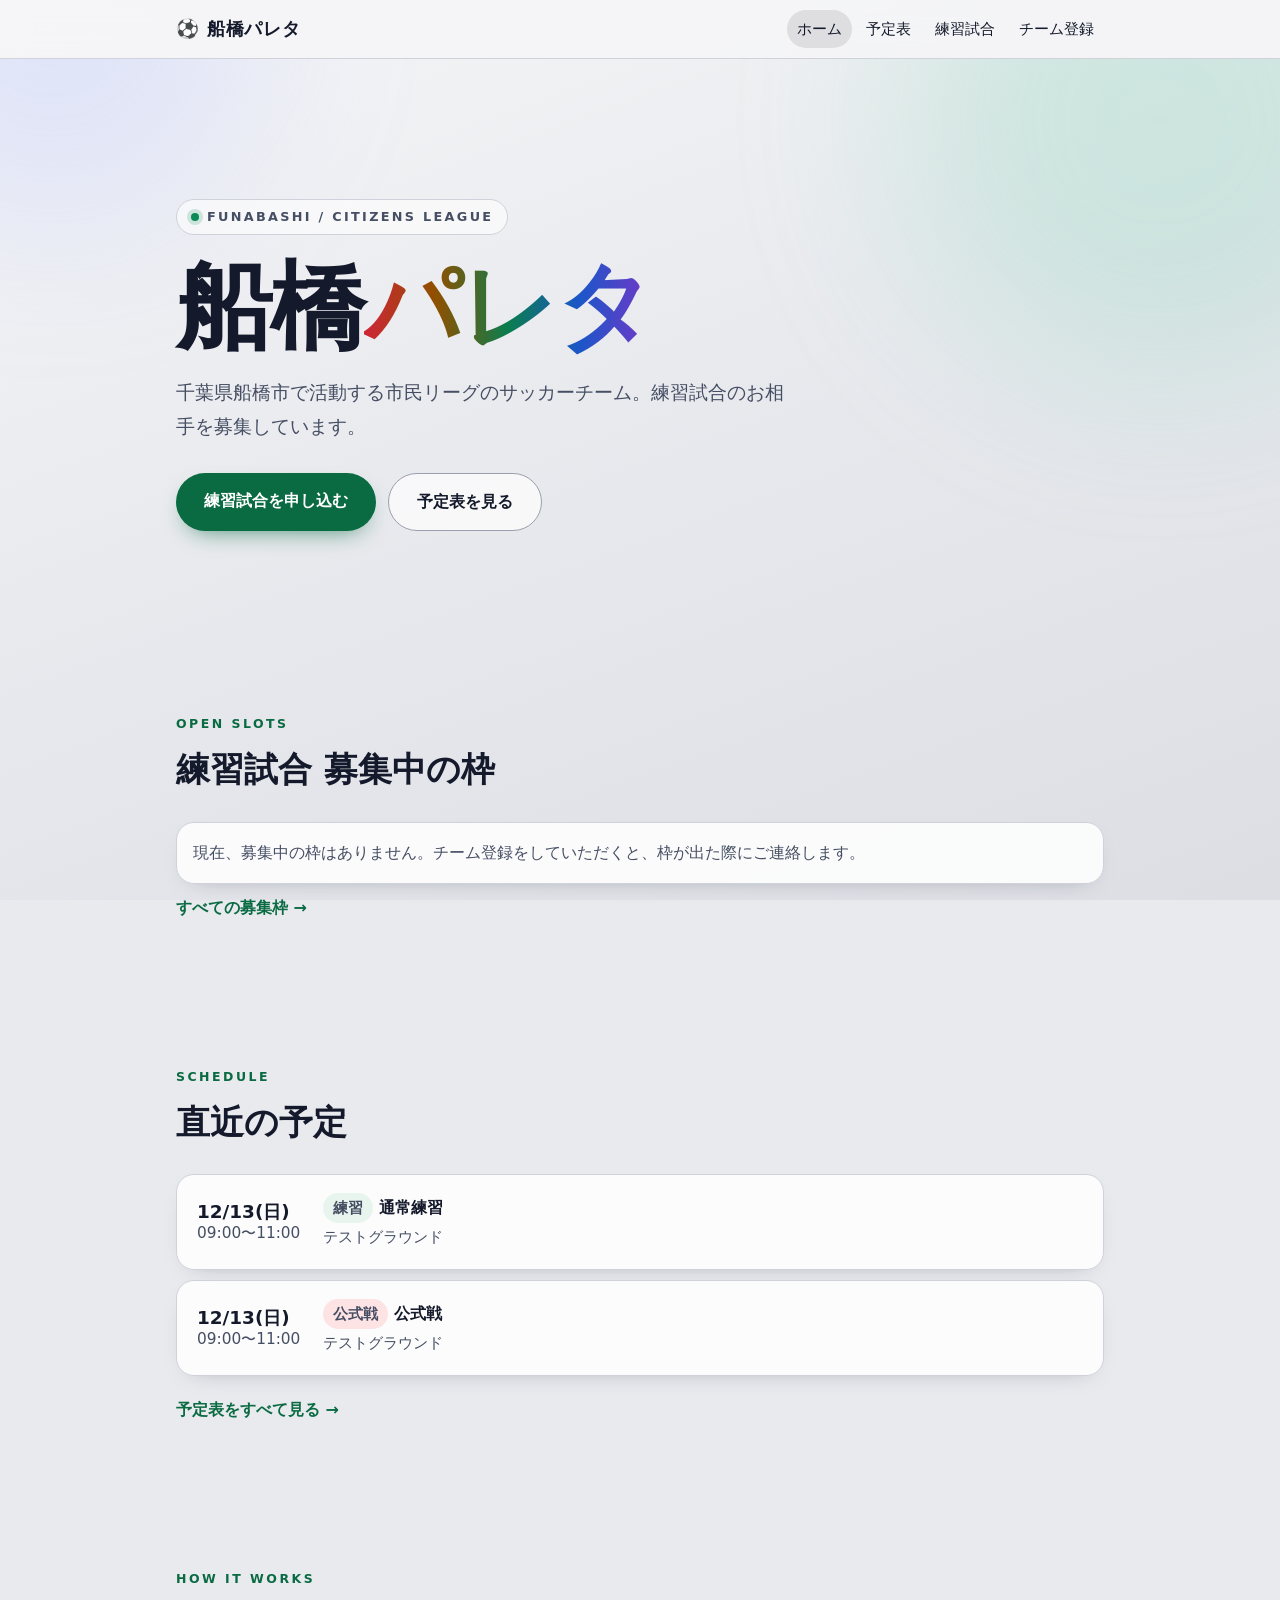
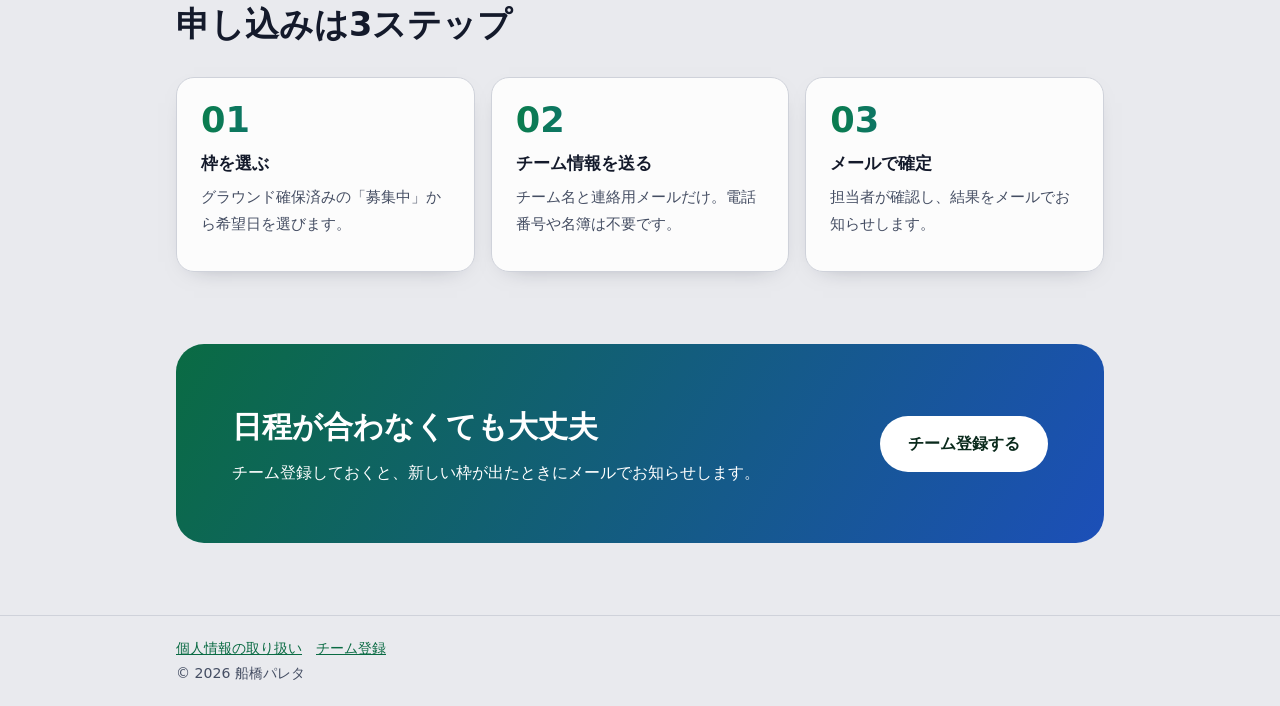
<file: index.html>
<!doctype html>
<html lang="ja">
<head>
<meta charset="utf-8">
<meta name="viewport" content="width=device-width,initial-scale=1">
<title>ホーム｜船橋パレタ</title>
<meta name="description" content="船橋市の市民リーグチーム「船橋パレタ」の公式サイト。練習予定と練習試合の募集を掲載しています。">
<link rel="stylesheet" href="assets/style.css?v=3">
<link rel="stylesheet" href="assets/home.css?v=3">
</head>
<body class="home">
<section class="h-hero"><div class="wrap">
  <div class="eyebrow"><i></i>FUNABASHI / CITIZENS LEAGUE</div>
  <h1>船橋<em>パレタ</em></h1>
  <p class="sub">千葉県船橋市で活動する市民リーグのサッカーチーム。練習試合のお相手を募集しています。</p>
  <div class="cta">
    <a class="btn" href="matching.html">練習試合を申し込む</a>
    <a class="btn ghost" href="schedule.html">予定表を見る</a>
  </div>
</div></section>
<div class="wrap">
  <section class="h-sec">
    <div class="label">OPEN SLOTS</div>
    <h2>練習試合 募集中の枠</h2>
    <div data-matches data-limit="3"><div class="empty">読み込み中…</div></div>
    <a class="more" href="matching.html">すべての募集枠 →</a>
  </section>
  <section class="h-sec">
    <div class="label">SCHEDULE</div>
    <h2>直近の予定</h2>
    <div data-schedule data-limit="3"><div class="empty">読み込み中…</div></div>
    <a class="more" href="schedule.html">予定表をすべて見る →</a>
  </section>
  <section class="h-sec">
    <div class="label">HOW IT WORKS</div>
    <h2>申し込みは3ステップ</h2>
    <div class="grid steps">
      <div class="card"><h3>枠を選ぶ</h3><p>グラウンド確保済みの「募集中」から希望日を選びます。</p></div>
      <div class="card"><h3>チーム情報を送る</h3><p>チーム名と連絡用メールだけ。電話番号や名簿は不要です。</p></div>
      <div class="card"><h3>メールで確定</h3><p>担当者が確認し、結果をメールでお知らせします。</p></div>
    </div>
  </section>
  <section class="band">
    <div><h2>日程が合わなくても大丈夫</h2><p>チーム登録しておくと、新しい枠が出たときにメールでお知らせします。</p></div>
    <a class="btn" href="register.html">チーム登録する</a>
  </section>
</div>
<script src="assets/config.js?v=3"></script>
<script src="assets/app.js?v=3"></script>
</body>
</html>
</file>
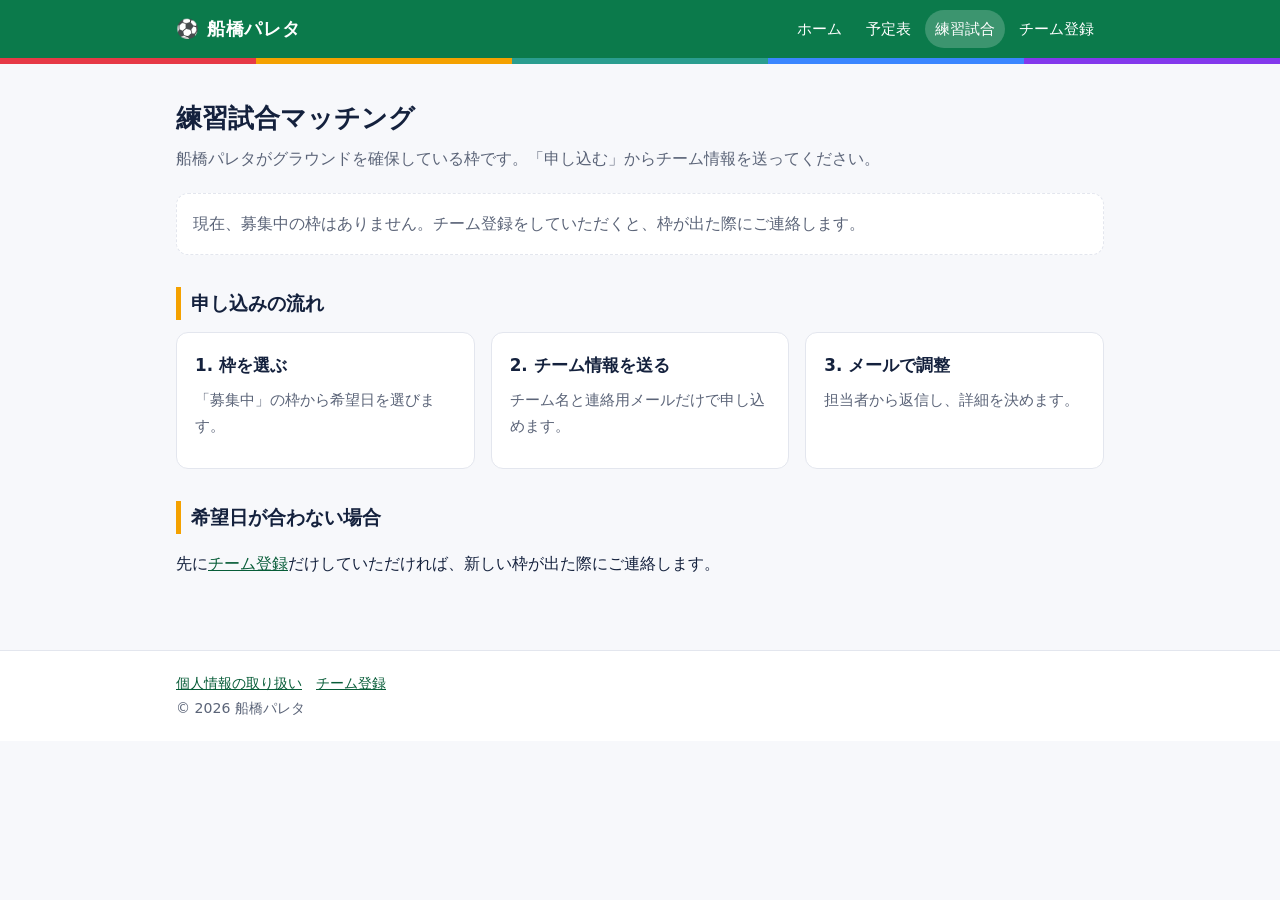
<file: matching.html>
<!doctype html>
<html lang="ja">
<head>
<meta charset="utf-8">
<meta name="viewport" content="width=device-width,initial-scale=1">
<title>練習試合｜船橋パレタ</title>
<meta name="description" content="船橋パレタの練習試合 募集枠一覧。">
<link rel="stylesheet" href="assets/style.css?v=3">
</head>
<body>
<main><div class="wrap">
  <h1 class="page">練習試合マッチング</h1>
  <p class="lead">船橋パレタがグラウンドを確保している枠です。「申し込む」からチーム情報を送ってください。</p>
  <div data-matches><div class="empty">読み込み中…</div></div>

  <h2>申し込みの流れ</h2>
  <div class="grid">
    <div class="card"><h3>1. 枠を選ぶ</h3><p>「募集中」の枠から希望日を選びます。</p></div>
    <div class="card"><h3>2. チーム情報を送る</h3><p>チーム名と連絡用メールだけで申し込めます。</p></div>
    <div class="card"><h3>3. メールで調整</h3><p>担当者から返信し、詳細を決めます。</p></div>
  </div>
  <h2>希望日が合わない場合</h2>
  <p>先に<a href="register.html">チーム登録</a>だけしていただければ、新しい枠が出た際にご連絡します。</p>
</div></main>
<script src="assets/config.js?v=3"></script>
<script src="assets/app.js?v=3"></script>
</body>
</html>
</file>
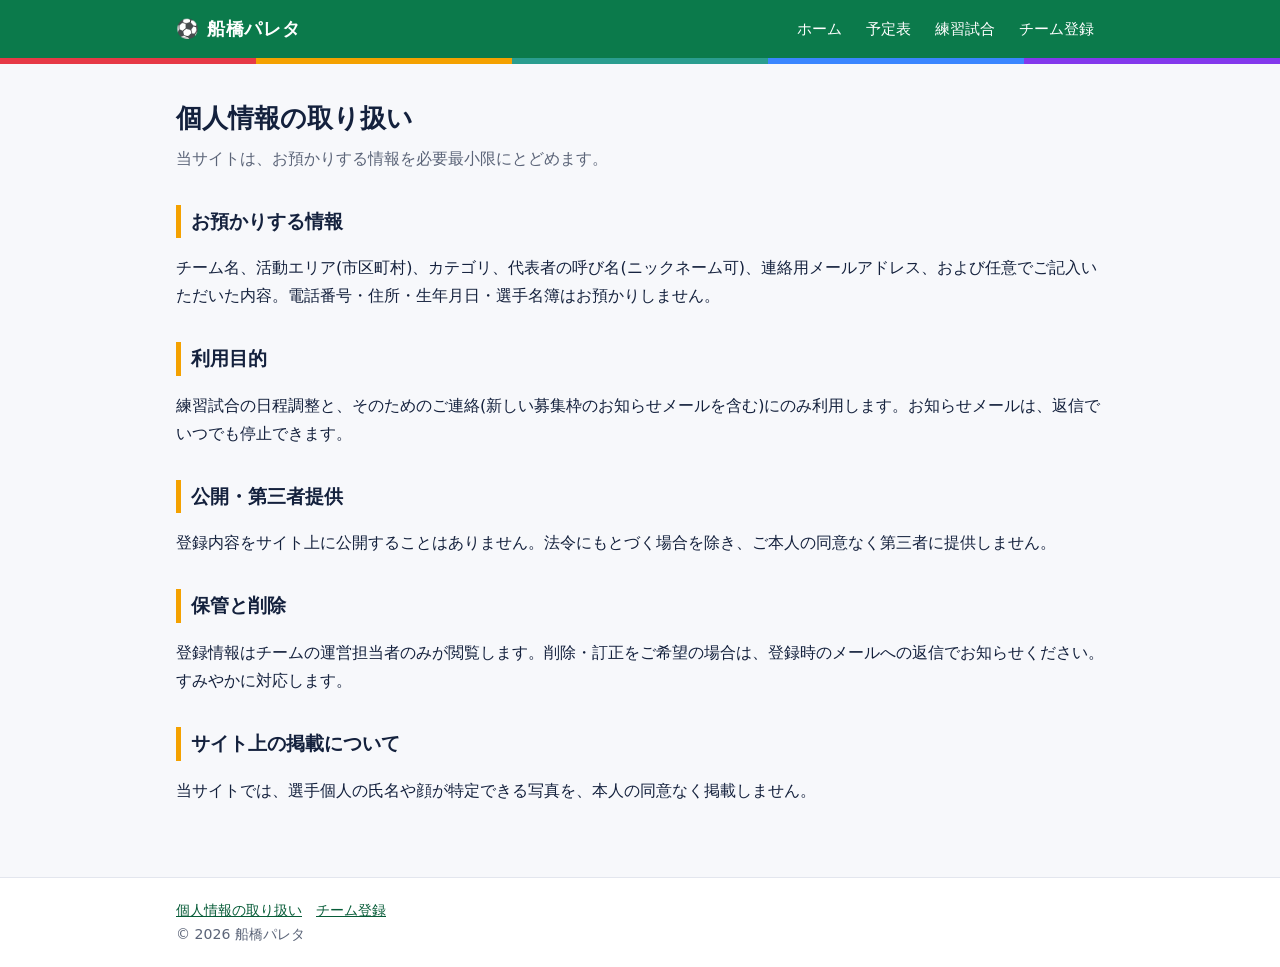
<file: privacy.html>
<!doctype html>
<html lang="ja">
<head>
<meta charset="utf-8">
<meta name="viewport" content="width=device-width,initial-scale=1">
<title>個人情報の取り扱い｜船橋パレタ</title>
<meta name="description" content="船橋パレタ チームサイトの個人情報の取り扱いについて。">
<link rel="stylesheet" href="assets/style.css?v=3">
</head>
<body>
<main><div class="wrap">
  <h1 class="page">個人情報の取り扱い</h1>
  <p class="lead">当サイトは、お預かりする情報を必要最小限にとどめます。</p>
  <h2>お預かりする情報</h2>
  <p>チーム名、活動エリア(市区町村)、カテゴリ、代表者の呼び名(ニックネーム可)、連絡用メールアドレス、および任意でご記入いただいた内容。電話番号・住所・生年月日・選手名簿はお預かりしません。</p>
  <h2>利用目的</h2>
  <p>練習試合の日程調整と、そのためのご連絡(新しい募集枠のお知らせメールを含む)にのみ利用します。お知らせメールは、返信でいつでも停止できます。</p>
  <h2>公開・第三者提供</h2>
  <p>登録内容をサイト上に公開することはありません。法令にもとづく場合を除き、ご本人の同意なく第三者に提供しません。</p>
  <h2>保管と削除</h2>
  <p>登録情報はチームの運営担当者のみが閲覧します。削除・訂正をご希望の場合は、登録時のメールへの返信でお知らせください。すみやかに対応します。</p>
  <h2>サイト上の掲載について</h2>
  <p>当サイトでは、選手個人の氏名や顔が特定できる写真を、本人の同意なく掲載しません。</p>
</div></main>
<script src="assets/config.js?v=3"></script>
<script src="assets/app.js?v=3"></script>
</body>
</html>
</file>
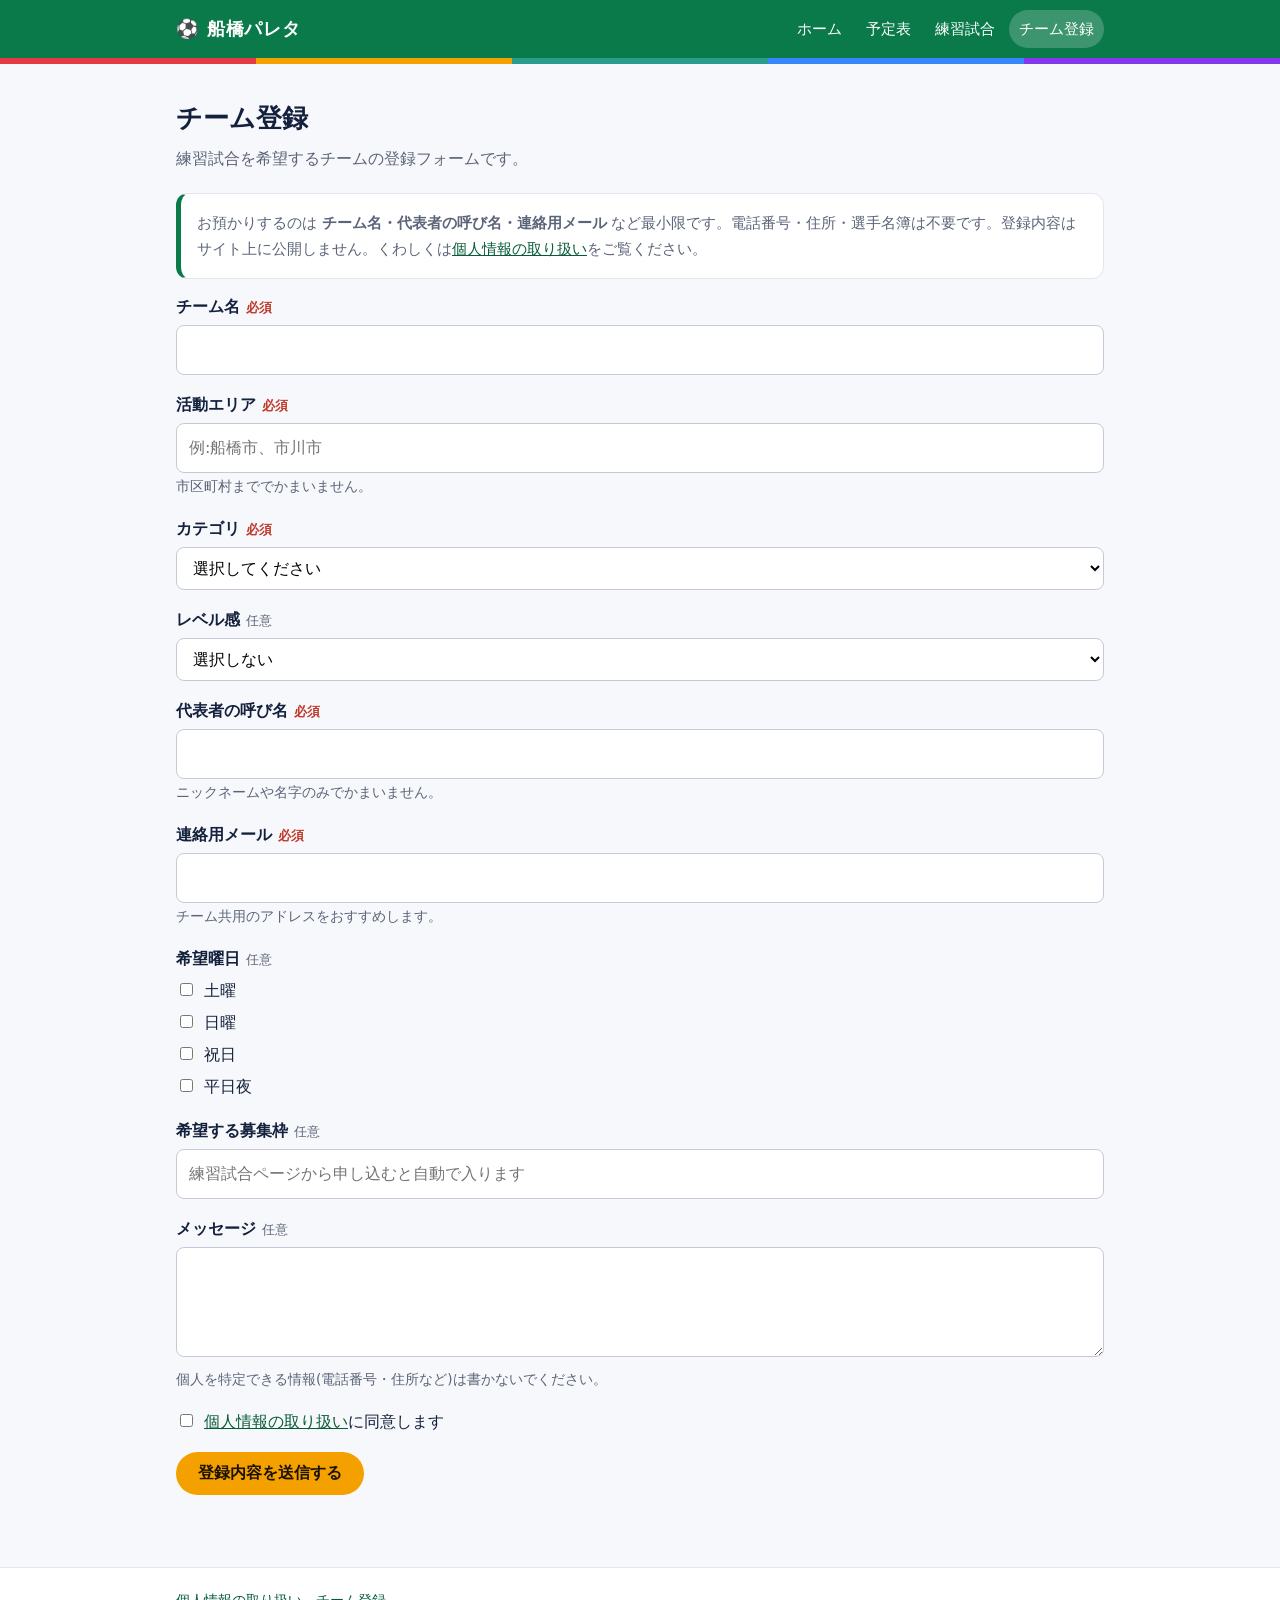
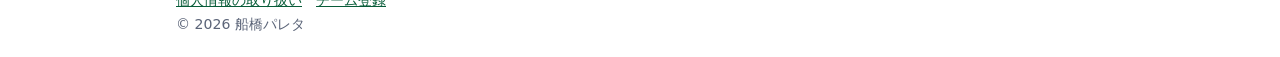
<file: register.html>
<!doctype html>
<html lang="ja">
<head>
<meta charset="utf-8">
<meta name="viewport" content="width=device-width,initial-scale=1">
<title>チーム登録｜船橋パレタ</title>
<meta name="description" content="練習試合を希望するチームの登録フォーム。">
<link rel="stylesheet" href="assets/style.css?v=3">
</head>
<body>
<main><div class="wrap">
  <h1 class="page">チーム登録</h1>
  <p class="lead">練習試合を希望するチームの登録フォームです。</p>
  <p class="note">お預かりするのは <strong>チーム名・代表者の呼び名・連絡用メール</strong> など最小限です。電話番号・住所・選手名簿は不要です。登録内容はサイト上に公開しません。くわしくは<a href="privacy.html">個人情報の取り扱い</a>をご覧ください。</p>

  <form id="register-form">
    <div class="row"><label for="team">チーム名<span class="req">必須</span></label>
      <input id="team" name="team" type="text" maxlength="50" required></div>
    <div class="row"><label for="area">活動エリア<span class="req">必須</span></label>
      <input id="area" name="area" type="text" maxlength="30" required placeholder="例:船橋市、市川市">
      <p class="hint">市区町村まででかまいません。</p></div>
    <div class="row"><label for="category">カテゴリ<span class="req">必須</span></label>
      <select id="category" name="category" required>
        <option value="">選択してください</option><option>社会人</option><option>シニア(40歳以上中心)</option><option>学生</option><option>ミックス・エンジョイ</option><option>その他</option></select></div>
    <div class="row"><label for="level">レベル感<span class="opt">任意</span></label>
      <select id="level" name="level">
        <option value="">選択しない</option><option>エンジョイ中心</option><option>市民リーグ下位〜中位</option><option>市民リーグ上位</option><option>県リーグ以上</option></select></div>
    <div class="row"><label for="name">代表者の呼び名<span class="req">必須</span></label>
      <input id="name" name="name" type="text" maxlength="30" required>
      <p class="hint">ニックネームや名字のみでかまいません。</p></div>
    <div class="row"><label for="email">連絡用メール<span class="req">必須</span></label>
      <input id="email" name="email" type="email" maxlength="100" required autocomplete="email">
      <p class="hint">チーム共用のアドレスをおすすめします。</p></div>
    <div class="row"><label>希望曜日<span class="opt">任意</span></label>
      <label class="check"><input type="checkbox" name="days" value="土曜">土曜</label>
      <label class="check"><input type="checkbox" name="days" value="日曜">日曜</label>
      <label class="check"><input type="checkbox" name="days" value="祝日">祝日</label>
      <label class="check"><input type="checkbox" name="days" value="平日夜">平日夜</label></div>
    <div class="row"><label for="match">希望する募集枠<span class="opt">任意</span></label>
      <input id="match" name="match" type="text" maxlength="100" placeholder="練習試合ページから申し込むと自動で入ります"></div>
    <div class="row"><label for="message">メッセージ<span class="opt">任意</span></label>
      <textarea id="message" name="message" maxlength="500"></textarea>
      <p class="hint">個人を特定できる情報(電話番号・住所など)は書かないでください。</p></div>
    <input type="hidden" name="slot">
    <div class="hp" aria-hidden="true"><label>入力しないでください<input type="text" name="website" tabindex="-1" autocomplete="off"></label></div>
    <div class="row"><label class="check"><input type="checkbox" name="agree" required><span><a href="privacy.html" target="_blank" rel="noopener">個人情報の取り扱い</a>に同意します</span></label></div>
    <button class="btn" type="submit">登録内容を送信する</button>
    <div id="result" role="status"></div>
  </form>
</div></main>
<script src="assets/config.js?v=3"></script>
<script src="assets/app.js?v=3"></script>
</body>
</html>
</file>
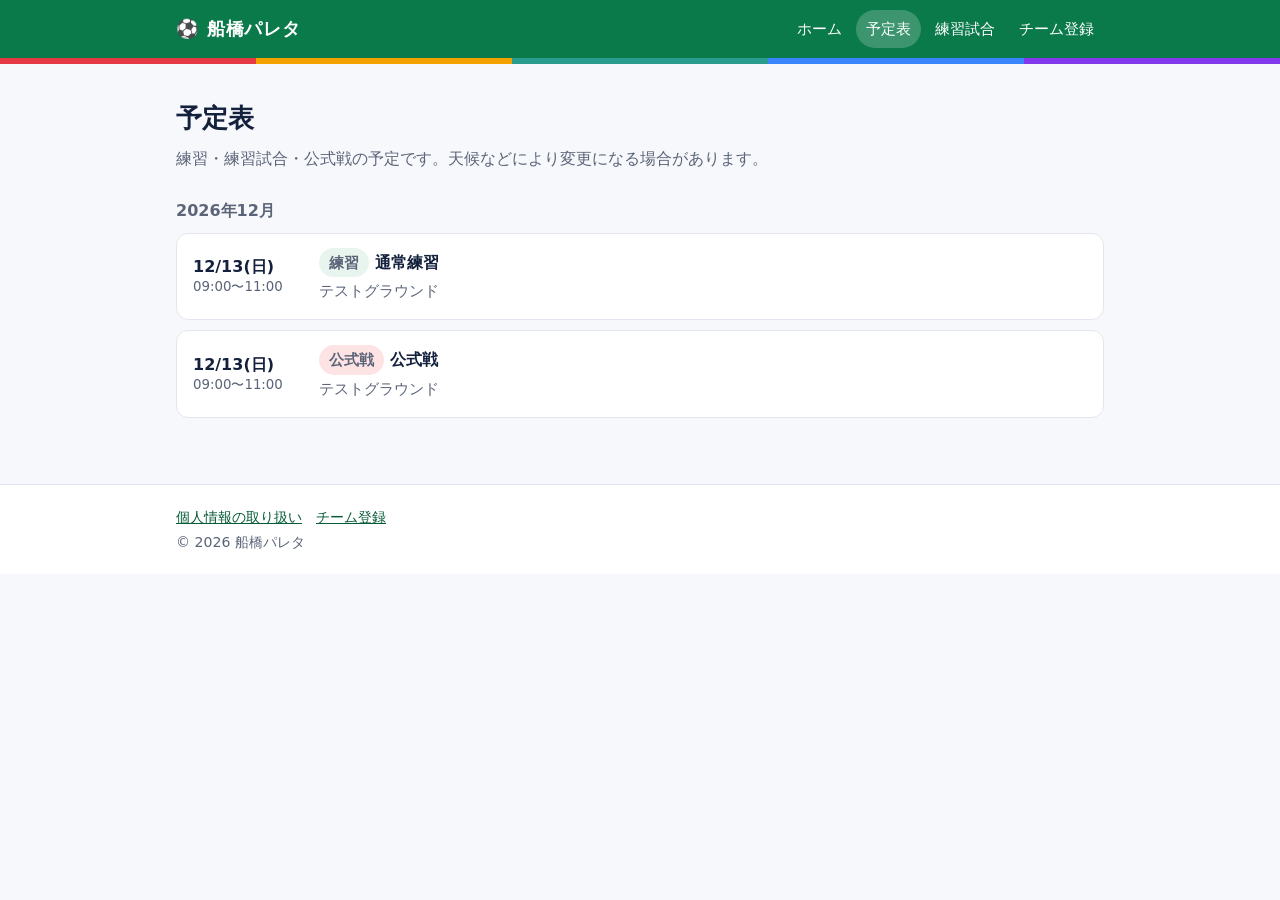
<file: schedule.html>
<!doctype html>
<html lang="ja">
<head>
<meta charset="utf-8">
<meta name="viewport" content="width=device-width,initial-scale=1">
<title>予定表｜船橋パレタ</title>
<meta name="description" content="船橋パレタの練習・試合予定表。">
<link rel="stylesheet" href="assets/style.css?v=3">
</head>
<body>
<main><div class="wrap">
  <h1 class="page">予定表</h1>
  <p class="lead">練習・練習試合・公式戦の予定です。天候などにより変更になる場合があります。</p>
  <div data-schedule><div class="empty">読み込み中…</div></div>
</div></main>
<script src="assets/config.js?v=3"></script>
<script src="assets/app.js?v=3"></script>
</body>
</html>
</file>
<file: assets/style.css>
:root{--ink:#14213d;--muted:#5b6478;--bg:#f7f8fb;--card:#fff;--line:#e3e6ee;--main:#0b7a4b;--main-d:#075c38;--accent:#f4a100;--warn:#c0392b}
*{box-sizing:border-box}
body{margin:0;font-family:"Hiragino Kaku Gothic ProN","Noto Sans JP",Meiryo,system-ui,sans-serif;color:var(--ink);background:var(--bg);line-height:1.75}
a{color:var(--main-d)}
.wrap{max-width:960px;margin:0 auto;padding:0 16px}
header.site{background:var(--main);color:#fff;position:sticky;top:0;z-index:10}
header.site .wrap{display:flex;flex-wrap:wrap;align-items:center;justify-content:space-between;gap:4px 16px;padding-top:10px;padding-bottom:10px}
header.site .brand{color:#fff;text-decoration:none;font-weight:800;font-size:1.15rem;letter-spacing:.04em}
header.site nav{display:flex;flex-wrap:wrap;gap:2px 4px}
header.site nav a{color:#fff;text-decoration:none;padding:6px 10px;border-radius:999px;font-size:.92rem}
header.site nav a[aria-current=page],header.site nav a:hover{background:rgba(255,255,255,.2)}
.hero{background:linear-gradient(135deg,var(--main-d),var(--main) 60%,#19a567);color:#fff;padding:56px 0 48px}
.hero h1{margin:0 0 8px;font-size:clamp(1.8rem,6vw,2.8rem);line-height:1.25}
.hero p{margin:0 0 20px;max-width:36em;opacity:.95}
.stripe{height:6px;background:linear-gradient(90deg,#e63946 0 20%,var(--accent) 0 40%,#2a9d8f 0 60%,#3a86ff 0 80%,#8338ec 0)}
main{padding:32px 0 56px}
h1.page{font-size:1.6rem;margin:0 0 4px}
h2{font-size:1.2rem;margin:32px 0 12px;padding-left:10px;border-left:5px solid var(--accent)}
.lead{color:var(--muted);margin:0 0 20px}
.btn{display:inline-block;background:var(--accent);color:#1b1300;font-weight:700;text-decoration:none;padding:11px 22px;border-radius:999px;border:0;font-size:1rem;cursor:pointer;font-family:inherit}
.btn.ghost{background:transparent;color:#fff;border:2px solid #fff;margin-left:8px}
.btn.small{padding:6px 14px;font-size:.88rem}
.btn:disabled{opacity:.5;cursor:not-allowed}
.grid{display:grid;grid-template-columns:repeat(auto-fit,minmax(240px,1fr));gap:16px}
.card{background:var(--card);border:1px solid var(--line);border-radius:12px;padding:18px}
.card h3{margin:0 0 6px;font-size:1.05rem}
.card p{margin:0 0 10px;color:var(--muted);font-size:.95rem}
.item{background:var(--card);border:1px solid var(--line);border-radius:12px;padding:14px 16px;margin-bottom:10px;display:grid;grid-template-columns:110px 1fr auto;gap:6px 16px;align-items:center}
.item .date{font-weight:800;line-height:1.3}
.item .date small{display:block;font-weight:400;color:var(--muted)}
.item .body strong{display:block}
.item .body span{color:var(--muted);font-size:.92rem}
.tag{display:inline-block;font-size:.78rem;font-weight:700;padding:2px 10px;border-radius:999px;background:#e8f5ee;color:var(--main-d);margin-right:6px}
.tag.match{background:#fff3d6;color:#7a5200}.tag.official{background:#fde3e3;color:#8f1d1d}.tag.closed{background:#eceef3;color:var(--muted)}
.month{font-weight:800;margin:24px 0 8px;color:var(--muted)}
.empty,.note{background:#fff;border:1px dashed var(--line);border-radius:12px;padding:16px;color:var(--muted)}
.note{border-style:solid;border-left:5px solid var(--main);font-size:.93rem}
form .row{margin-bottom:16px}
label{display:block;font-weight:700;margin-bottom:4px}
label .req{color:var(--warn);font-size:.8rem;margin-left:6px}
label .opt{color:var(--muted);font-size:.8rem;font-weight:400;margin-left:6px}
.hint{color:var(--muted);font-size:.85rem;margin:2px 0 0}
input[type=text],input[type=email],select,textarea{width:100%;padding:10px 12px;border:1px solid #c5cad6;border-radius:8px;font:inherit;background:#fff}
textarea{min-height:110px}
.check{display:flex;gap:8px;align-items:flex-start;font-weight:400}
.check input{margin-top:6px}
.hp{position:absolute;left:-9999px}
#result{margin-top:16px;font-weight:700}
#result.ok{color:var(--main-d)}#result.ng{color:var(--warn)}
footer.site{border-top:1px solid var(--line);background:#fff;padding:20px 0;color:var(--muted);font-size:.88rem}
footer.site a{margin-right:14px}
@media(max-width:600px){.item{grid-template-columns:1fr}.btn.ghost{margin:10px 0 0}}
</file>
<file: assets/home.css>
/* トップページ専用(パールシルバー基調)。色は下の変数で一括管理。 */
body.home{
  --pearl-hi:#f6f6f8;--pearl:#e9eaee;--pearl-lo:#dcdee4;
  --h-ink:#141a2b;--h-muted:#454e63;--h-green:#0a6b43;--h-line:#cfd2da;
  background:linear-gradient(160deg,var(--pearl-hi) 0%,var(--pearl) 45%,var(--pearl-lo) 100%) fixed;
  background-color:var(--pearl);color:var(--h-ink)}
.home header.site{background:rgba(246,246,248,.82);backdrop-filter:blur(14px);-webkit-backdrop-filter:blur(14px);border-bottom:1px solid var(--h-line);color:var(--h-ink)}
.home header.site .brand,.home header.site nav a{color:var(--h-ink)}
.home header.site nav a[aria-current=page],.home header.site nav a:hover{background:rgba(20,26,43,.1)}
.home .stripe{display:none}
.home a{color:var(--h-green)}
.h-hero{position:relative;overflow:hidden;padding:clamp(64px,12vw,140px) 0 clamp(56px,9vw,110px)}
/* 真珠のような淡い光沢。文字の下に重なっても読めるよう、ごく薄くしている */
.h-hero::before,.h-hero::after{content:"";position:absolute;border-radius:50%;filter:blur(90px);opacity:.2;pointer-events:none}
.h-hero::before{width:520px;height:520px;background:#58c9a0;top:-200px;right:-140px;animation:float 14s ease-in-out infinite alternate}
.h-hero::after{width:420px;height:420px;background:#8aa2ff;top:-260px;left:-160px;animation:float 18s ease-in-out infinite alternate-reverse}
@keyframes float{to{transform:translate(40px,30px) scale(1.12)}}
@media(prefers-reduced-motion:reduce){.h-hero::before,.h-hero::after{animation:none}}
.h-hero .wrap{position:relative;z-index:1}
.eyebrow{display:inline-flex;align-items:center;gap:8px;font-size:.8rem;letter-spacing:.18em;font-weight:700;color:var(--h-muted);background:rgba(255,255,255,.6);border:1px solid var(--h-line);border-radius:999px;padding:6px 14px;margin-bottom:22px}
.eyebrow i{width:8px;height:8px;border-radius:50%;background:#0b8a55;box-shadow:0 0 0 4px rgba(11,138,85,.18)}
.h-hero h1{font-size:clamp(2.6rem,10vw,6rem);line-height:1.05;margin:0 0 18px;font-weight:900;letter-spacing:-.02em}
.h-hero h1 em{font-style:normal;background:linear-gradient(90deg,#cf2437,#8f5000,#0a7d4d,#1c56c9,#7437c7);-webkit-background-clip:text;background-clip:text;color:transparent}
.h-hero p.sub{font-size:clamp(1rem,2.4vw,1.2rem);color:var(--h-muted);max-width:32em;margin:0 0 30px}
.cta{display:flex;flex-wrap:wrap;gap:12px}
.home .btn{background:var(--h-green);color:#fff;padding:14px 28px;box-shadow:0 10px 24px -12px rgba(10,107,67,.8);transition:transform .15s}
.home .btn:hover{transform:translateY(-2px)}
.home .btn.ghost{background:rgba(255,255,255,.7);color:var(--h-ink);border:1px solid #9aa0ae;box-shadow:none;margin:0}
.home .btn.small{padding:8px 16px}
.h-sec{padding:clamp(40px,7vw,72px) 0}
.h-sec .label{font-size:.78rem;letter-spacing:.2em;color:var(--h-green);font-weight:700}
.h-sec h2{border:0;padding:0;margin:6px 0 22px;font-size:clamp(1.5rem,4vw,2.1rem);font-weight:800}
.home .item,.home .empty,.home .card{background:rgba(255,255,255,.86);border:1px solid var(--h-line);border-radius:18px;color:var(--h-ink);box-shadow:0 8px 24px -18px rgba(20,26,43,.5)}
.home .item{padding:18px 20px}
.home .item .date{font-size:1.15rem}
.home .item .date small,.home .item .body span,.home .card p,.home .empty{color:var(--h-muted)}
.steps{counter-reset:s}
.steps .card{padding:24px;position:relative}
.steps .card::before{counter-increment:s;content:"0" counter(s);display:block;font-size:2.2rem;font-weight:900;line-height:1;margin-bottom:12px;background:linear-gradient(90deg,#0a7d4d,#1c56c9);-webkit-background-clip:text;background-clip:text;color:transparent}
.band{margin:0 0 clamp(40px,7vw,72px);border-radius:28px;padding:clamp(32px,6vw,56px);background:linear-gradient(120deg,#0a6b43,#1c4fb8);display:flex;flex-wrap:wrap;gap:20px;align-items:center;justify-content:space-between}
.band h2{margin:0;font-size:clamp(1.3rem,3.6vw,1.9rem);color:#fff;border:0;padding:0}
.band p{margin:6px 0 0;color:#fff}
.home .band .btn{background:#fff;color:#0a2a1c;box-shadow:none}
.home footer.site{background:transparent;border-color:var(--h-line);color:var(--h-muted)}
.more{display:inline-block;margin-top:10px;font-weight:700;text-decoration:none}
</file>
